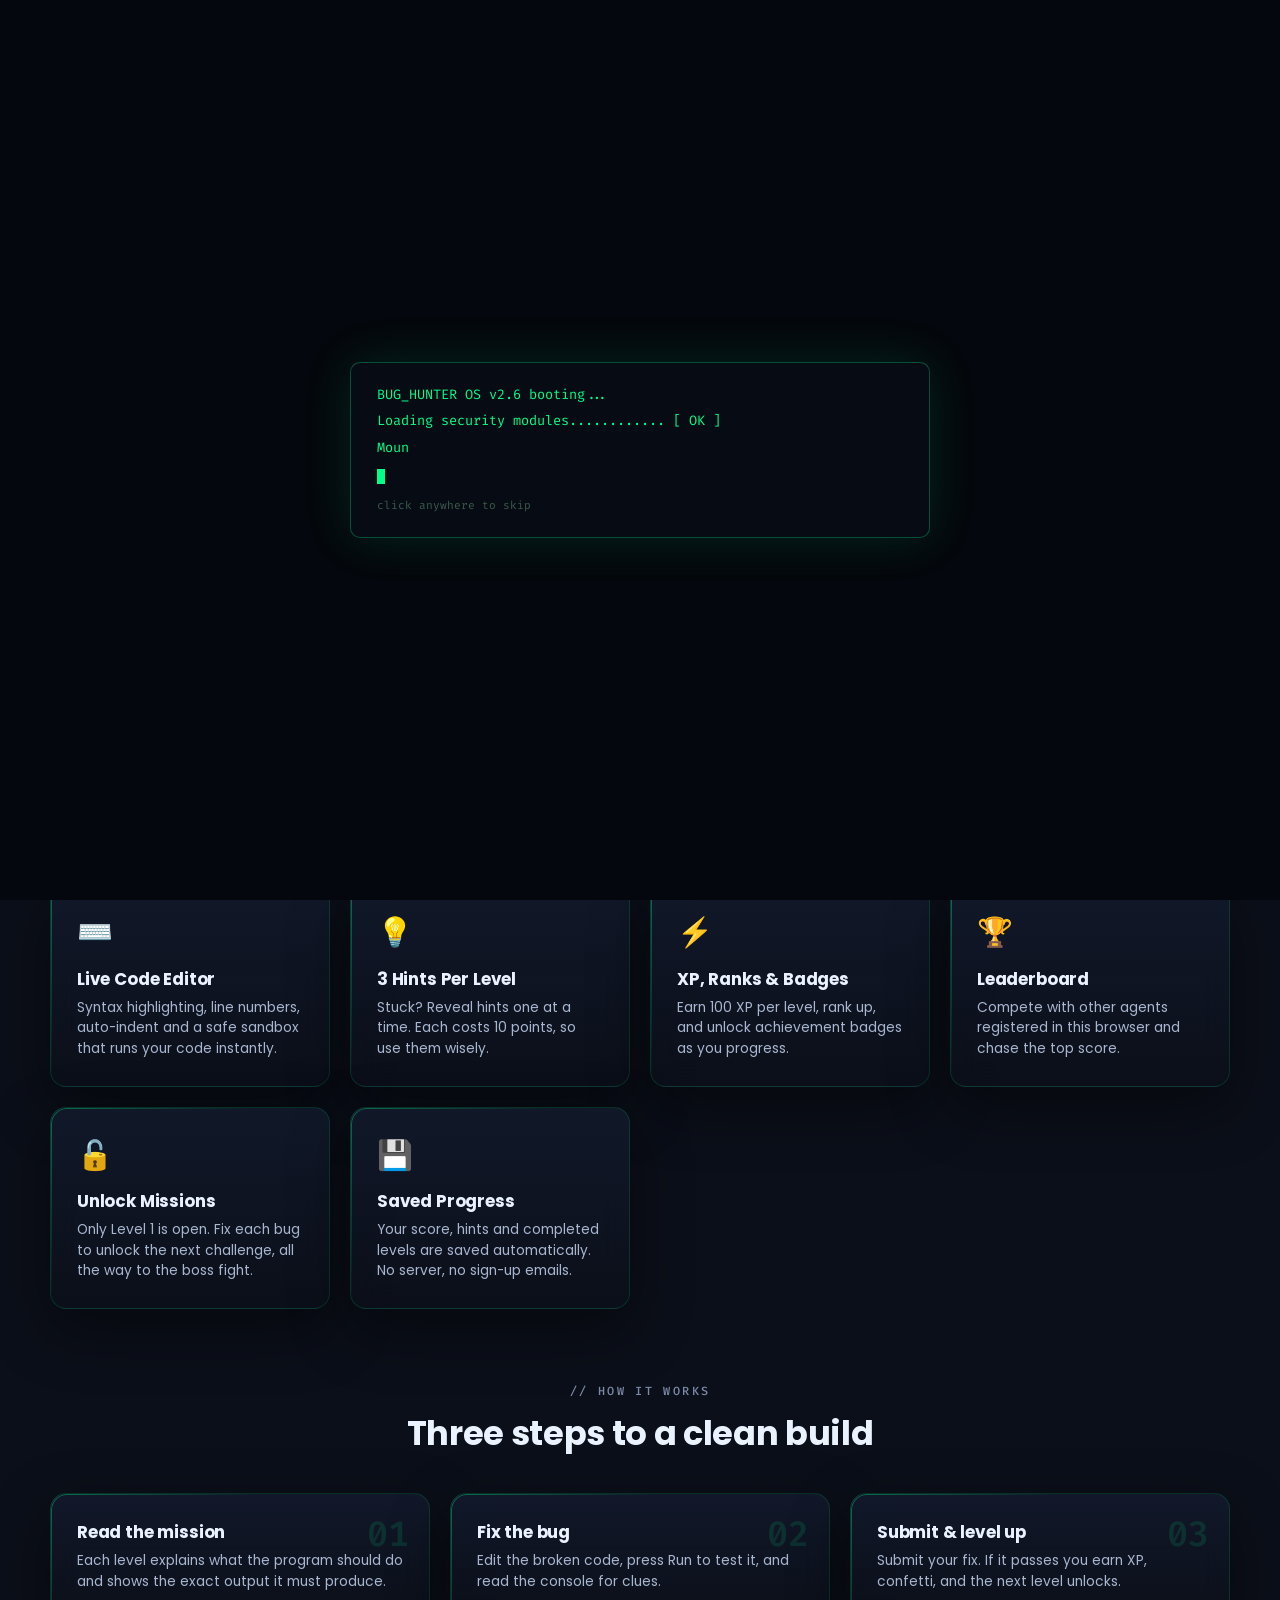
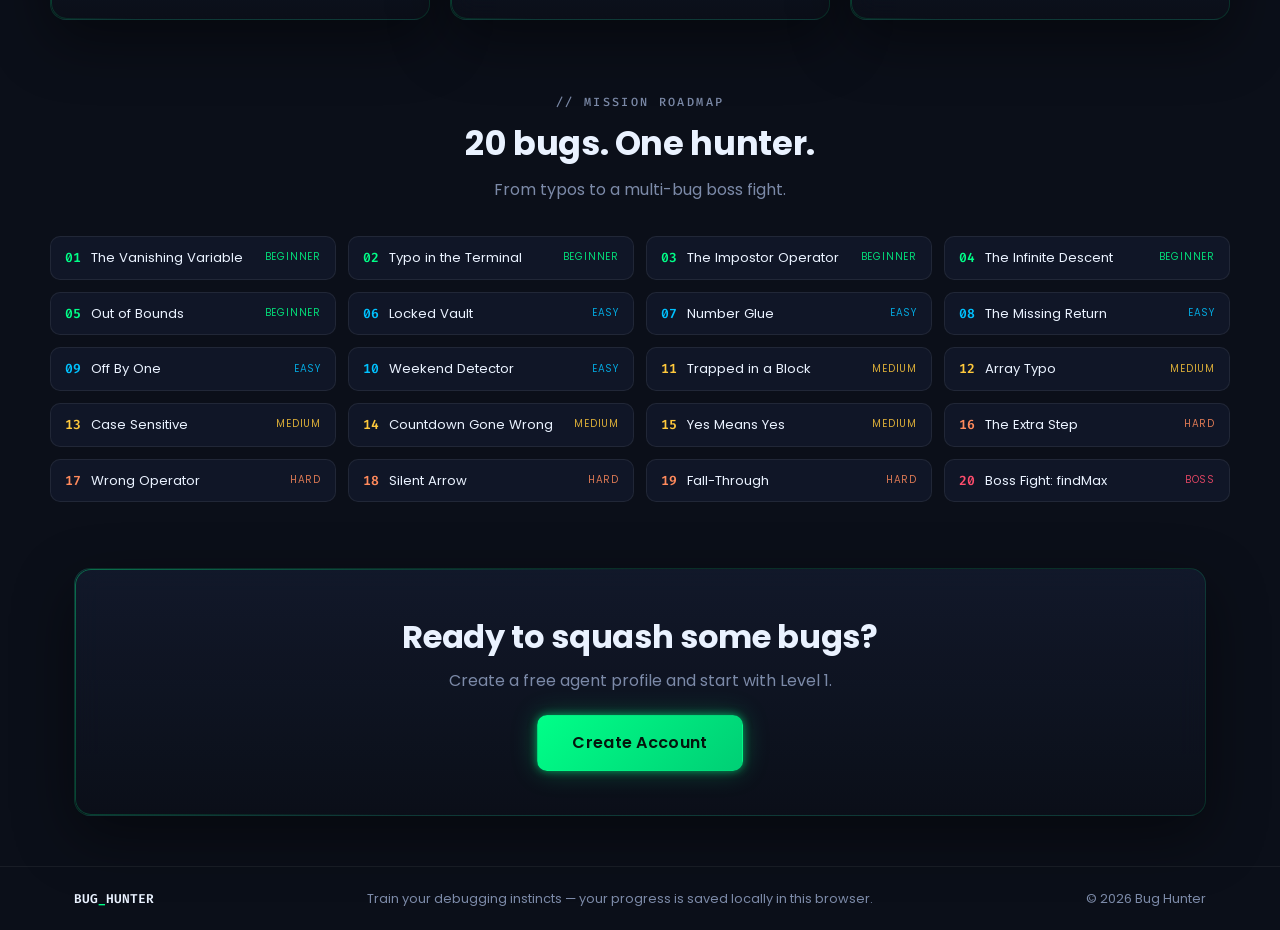
<file: index.html>
<!DOCTYPE html>
<html lang="en">
<head>
  <meta charset="UTF-8">
  <meta name="viewport" content="width=device-width, initial-scale=1.0">
  <meta name="description" content="Bug Hunter - a hacker-themed JavaScript debugging game with 20 levels.">
  <title>Bug Hunter — Become the Ultimate Bug Hunter</title>
  <link rel="stylesheet" href="style.css">
</head>
<body>

  <!-- Terminal-style loading screen (shown once per browser session, click to skip) -->
  <div id="bootScreen">
    <div class="boot-box">
      <div id="bootLines"></div>
      <span class="boot-cursor"></span>
      <div class="boot-skip">click anywhere to skip</div>
    </div>
  </div>

  <div class="app-shell">
    <div id="navbarMount"></div>

    <main>
      <!-- HERO -->
      <section class="container hero">
        <div class="fade-in">
          <p class="eyebrow">// cybersecurity-themed coding game</p>
          <h1>Become the Ultimate<br><span class="text-green" id="heroType">Bug Hunter</span></h1>
          <p class="lead">Every level hands you a broken JavaScript program. Read the clues, fix the bug, and climb from Script Kiddie to Master Hunter across 20 debugging missions.</p>
          <div class="hero-actions">
            <a href="register.html" class="btn btn-primary btn-lg" id="ctaPrimary">Start Hunting</a>
            <a href="login.html" class="btn btn-secondary btn-lg" id="ctaSecondary">Login</a>
          </div>
          <div class="hero-stats">
            <div><strong>20</strong><span>Levels</span></div>
            <div><strong>5</strong><span>Badges</span></div>
            <div><strong>100%</strong><span>Offline</span></div>
          </div>
        </div>

        <div class="glass terminal fade-in" aria-hidden="true">
          <div class="terminal-bar"><span class="dot red"></span><span class="dot yellow"></span><span class="dot green"></span><span style="margin-left:8px;">level_01.js</span></div>
          <div class="terminal-body">
<div class="term-line" style="--i:0"><span class="tok-kw">let</span> name = <span class="tok-str">"John"</span></div>
<div class="term-line" style="--i:1"><span class="tok-obj">console</span>.<span class="tok-fn">log</span>(names)</div>
<div class="term-line term-err" style="--i:2">✖ ReferenceError: names is not defined</div>
<div class="term-line term-dim" style="--i:3">// found it. one wrong letter...</div>
<div class="term-line" style="--i:4"><span class="tok-obj">console</span>.<span class="tok-fn">log</span>(name)</div>
<div class="term-line term-ok" style="--i:5">&gt; John</div>
<div class="term-line term-ok" style="--i:6">✔ Mission Complete! +100 XP</div>
          </div>
        </div>
      </section>

      <!-- FEATURES -->
      <section class="container section">
        <div class="section-head">
          <p class="eyebrow">// features</p>
          <h2>Built like a real coding platform</h2>
          <p>Everything you need to practise debugging, right in your browser.</p>
        </div>
        <div class="feature-grid">
          <div class="glass feature-card"><div class="feature-icon">⌨️</div><h3>Live Code Editor</h3><p>Syntax highlighting, line numbers, auto-indent and a safe sandbox that runs your code instantly.</p></div>
          <div class="glass feature-card"><div class="feature-icon">💡</div><h3>3 Hints Per Level</h3><p>Stuck? Reveal hints one at a time. Each costs 10 points, so use them wisely.</p></div>
          <div class="glass feature-card"><div class="feature-icon">⚡</div><h3>XP, Ranks &amp; Badges</h3><p>Earn 100 XP per level, rank up, and unlock achievement badges as you progress.</p></div>
          <div class="glass feature-card"><div class="feature-icon">🏆</div><h3>Leaderboard</h3><p>Compete with other agents registered in this browser and chase the top score.</p></div>
          <div class="glass feature-card"><div class="feature-icon">🔓</div><h3>Unlock Missions</h3><p>Only Level 1 is open. Fix each bug to unlock the next challenge, all the way to the boss fight.</p></div>
          <div class="glass feature-card"><div class="feature-icon">💾</div><h3>Saved Progress</h3><p>Your score, hints and completed levels are saved automatically. No server, no sign-up emails.</p></div>
        </div>
      </section>

      <!-- HOW IT WORKS -->
      <section class="container section">
        <div class="section-head">
          <p class="eyebrow">// how it works</p>
          <h2>Three steps to a clean build</h2>
        </div>
        <div class="steps">
          <div class="glass step"><h3>Read the mission</h3><p>Each level explains what the program should do and shows the exact output it must produce.</p></div>
          <div class="glass step"><h3>Fix the bug</h3><p>Edit the broken code, press Run to test it, and read the console for clues.</p></div>
          <div class="glass step"><h3>Submit &amp; level up</h3><p>Submit your fix. If it passes you earn XP, confetti, and the next level unlocks.</p></div>
        </div>
      </section>

      <!-- ROADMAP -->
      <section class="container section">
        <div class="section-head">
          <p class="eyebrow">// mission roadmap</p>
          <h2>20 bugs. One hunter.</h2>
          <p>From typos to a multi-bug boss fight.</p>
        </div>
        <div class="roadmap" id="roadmap"></div>
      </section>

      <section class="container">
        <div class="glass cta-band">
          <h2>Ready to squash some bugs?</h2>
          <p>Create a free agent profile and start with Level 1.</p>
          <a href="register.html" class="btn btn-primary btn-lg">Create Account</a>
        </div>
      </section>
    </main>

    <div id="footerMount"></div>
  </div>

  <script src="storage.js"></script>
  <script src="levels.js"></script>
  <script src="script.js"></script>
  <script src="auth.js"></script>
  <script>initLanding();</script>
</body>
</html>
</file>
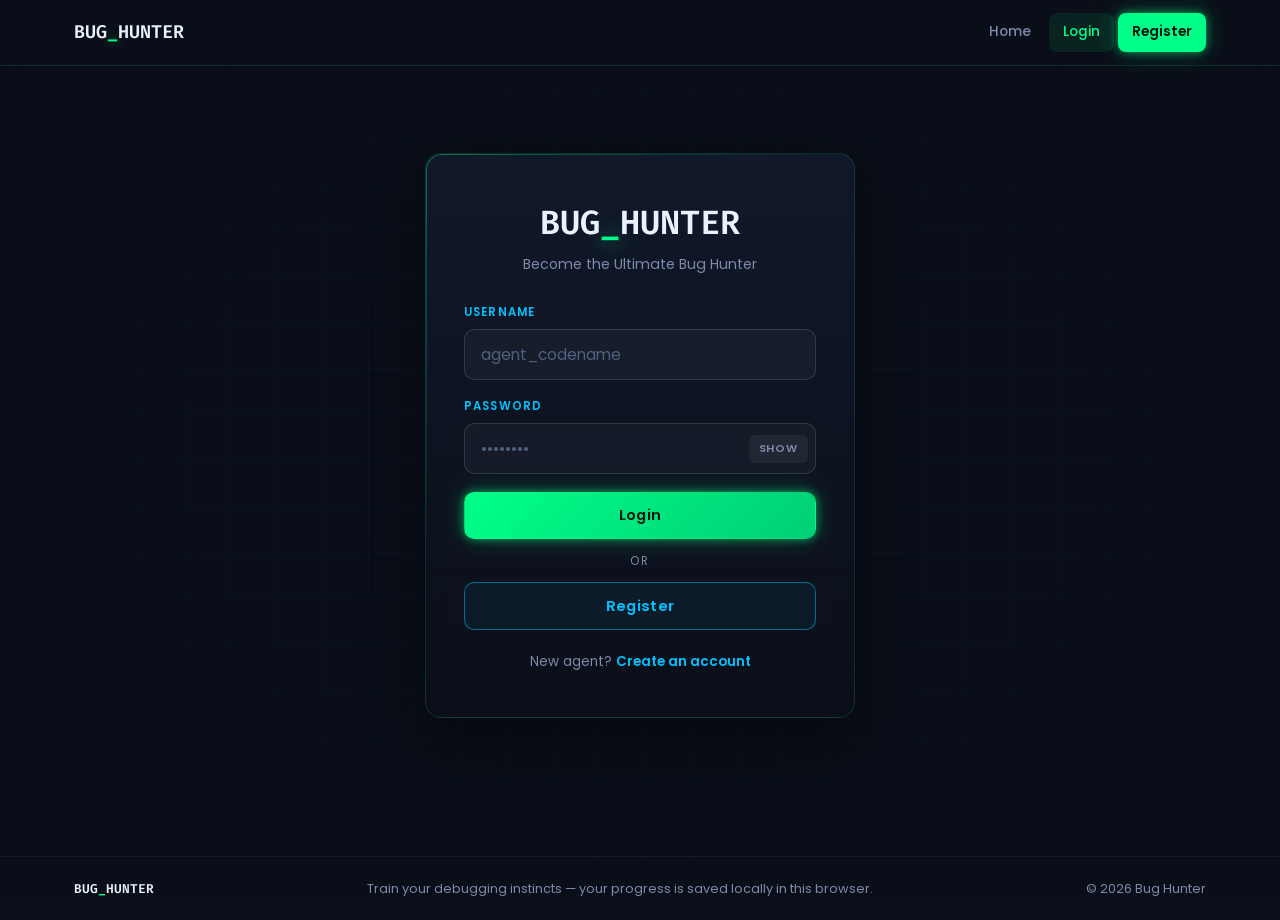
<file: dashboard.html>
<!DOCTYPE html>
<html lang="en">
<head>
  <meta charset="UTF-8">
  <meta name="viewport" content="width=device-width, initial-scale=1.0">
  <title>Bug Hunter — Dashboard</title>
  <link rel="stylesheet" href="style.css">
</head>
<body>
  <div class="app-shell">
    <div id="navbarMount"></div>

    <main class="container">
      <section class="dash-hero fade-in">
        <p class="eyebrow">// mission control</p>
        <div class="dash-hero-row">
          <div>
            <h1>Welcome,<br><span class="text-green" id="welcomeName">agent</span></h1>
            <p class="text-muted">Track your progress, check your stats and jump back into a mission.</p>
          </div>
          <a href="game.html?level=1" class="btn btn-primary btn-lg" id="continueBtn">Start Level 1 →</a>
        </div>
      </section>

      <section class="stat-grid fade-in">
        <div class="glass stat-card">
          <div class="stat-icon">📊</div>
          <div class="stat-value" id="statProgress">0%</div>
          <div class="stat-label">Progress</div>
          <div class="progress-track"><div class="progress-fill" id="progressFill"></div></div>
        </div>
        <div class="glass stat-card">
          <div class="stat-icon">✅</div>
          <div class="stat-value" id="statLevels">0 / 20</div>
          <div class="stat-label">Levels Completed</div>
        </div>
        <div class="glass stat-card">
          <div class="stat-icon">💡</div>
          <div class="stat-value" id="statHints">0</div>
          <div class="stat-label">Hints Used</div>
        </div>
        <div class="glass stat-card">
          <div class="stat-icon">⚡</div>
          <div class="stat-value" id="statScore">0</div>
          <div class="stat-label">Total Score</div>
        </div>
      </section>

      <section class="glass rank-card fade-in">
        <div class="rank-top">
          <div class="rank-name" id="rankName">Script Kiddie</div>
          <div class="rank-meta" id="xpText">0 / 2000 XP</div>
        </div>
        <div class="progress-track"><div class="progress-fill" id="xpFill"></div></div>
        <div class="rank-foot"><span>XP bar</span><span id="rankNext"></span></div>
      </section>

      <div class="section-title" id="levels"><h2>🎮 Levels</h2></div>
      <div class="level-grid" id="levelGrid"></div>

      <div class="section-title"><h2>🏅 Achievements</h2></div>
      <div class="badge-grid" id="badgeGrid"></div>
    </main>

    <div id="footerMount"></div>
  </div>

  <script src="storage.js"></script>
  <script src="levels.js"></script>
  <script src="script.js"></script>
  <script src="auth.js"></script>
  <script>initDashboard();</script>
</body>
</html>
</file>
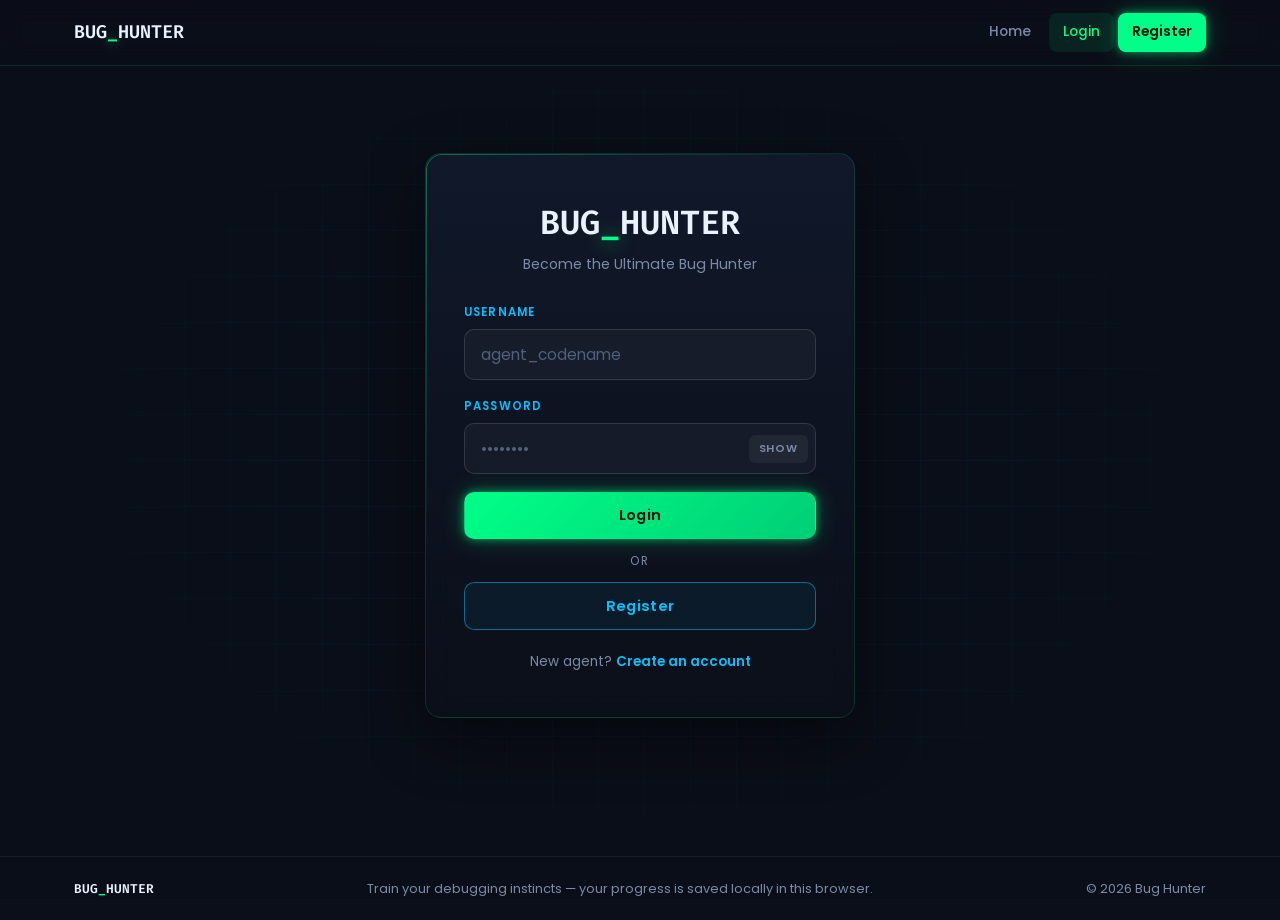
<file: game.html>
<!DOCTYPE html>
<html lang="en">
<head>
  <meta charset="UTF-8">
  <meta name="viewport" content="width=device-width, initial-scale=1.0">
  <title>Bug Hunter — Mission</title>
  <link rel="stylesheet" href="style.css">
</head>
<body>
  <div class="app-shell">
    <div id="navbarMount"></div>

    <main class="container game-wrap">
      <div class="game-top fade-in">
        <div class="game-top-left">
          <a href="dashboard.html#levels" class="btn btn-ghost btn-sm">← All Levels</a>
          <span class="lv-pill" id="lvPill">LEVEL 01 / 20</span>
        </div>
        <div class="score-pill" id="scorePill">SCORE: 0 XP</div>
      </div>

      <div class="game-grid fade-in">

        <!-- LEFT: problem + hints -->
        <div>
          <section class="glass panel">
            <p class="eyebrow" id="lvTopic">Topic</p>
            <h2 class="level-title" id="lvTitle">Level title</h2>
            <span class="diff diff-beginner" id="lvDiff">Beginner</span>

            <h3 style="margin-top:20px;">📋 Problem Description</h3>
            <p class="level-desc" id="lvDesc"></p>

            <div class="label">Expected output</div>
            <div class="expected-box" id="expectedBox"></div>
          </section>

          <section class="glass panel">
            <h3>💡 Hints</h3>
            <div class="hint-list" id="hintList"></div>
            <button class="btn btn-secondary btn-sm" id="btnHint" type="button">Hint</button>
          </section>
        </div>

        <!-- RIGHT: editor + console -->
        <div>
          <div class="editor-shell">
            <div class="editor-titlebar">
              <span class="dot red"></span><span class="dot yellow"></span><span class="dot green"></span>
              <span class="file" id="fileName">level_01.js</span>
              <span class="shortcut">Ctrl + Enter = Run</span>
            </div>
            <div class="editor-body">
              <pre class="gutter" id="gutter" aria-hidden="true">1</pre>
              <div class="editor-inner">
                <pre class="code-layer" id="codeHighlight" aria-hidden="true"></pre>
                <textarea class="code-input" id="codeInput" spellcheck="false" autocapitalize="off" autocomplete="off" autocorrect="off" wrap="off" aria-label="Code editor"></textarea>
              </div>
            </div>
            <div class="editor-actions">
              <button class="btn btn-secondary btn-sm" id="btnRun" type="button">▶ Run Code</button>
              <button class="btn btn-primary btn-sm" id="btnSubmit" type="button">✔ Submit</button>
              <button class="btn btn-ghost btn-sm" id="btnReset" type="button">↺ Reset Code</button>
              <button class="btn btn-ghost btn-sm push" id="btnNext" type="button" disabled>Next Level →</button>
            </div>
          </div>

          <div class="status-msg" id="statusMsg" role="status"></div>

          <section class="glass panel" style="margin-top:20px;">
            <div class="console-head">
              <h3>🖥️ Console Output</h3>
              <button class="btn btn-ghost btn-sm" id="btnClearConsole" type="button">Clear</button>
            </div>
            <div class="console-out" id="consoleOut"></div>
          </section>
        </div>

      </div>
    </main>

    <div id="footerMount"></div>
  </div>

  <script src="storage.js"></script>
  <script src="levels.js"></script>
  <script src="script.js"></script>
  <script src="auth.js"></script>
  <script src="game.js"></script>
  <script>initGame();</script>
</body>
</html>
</file>
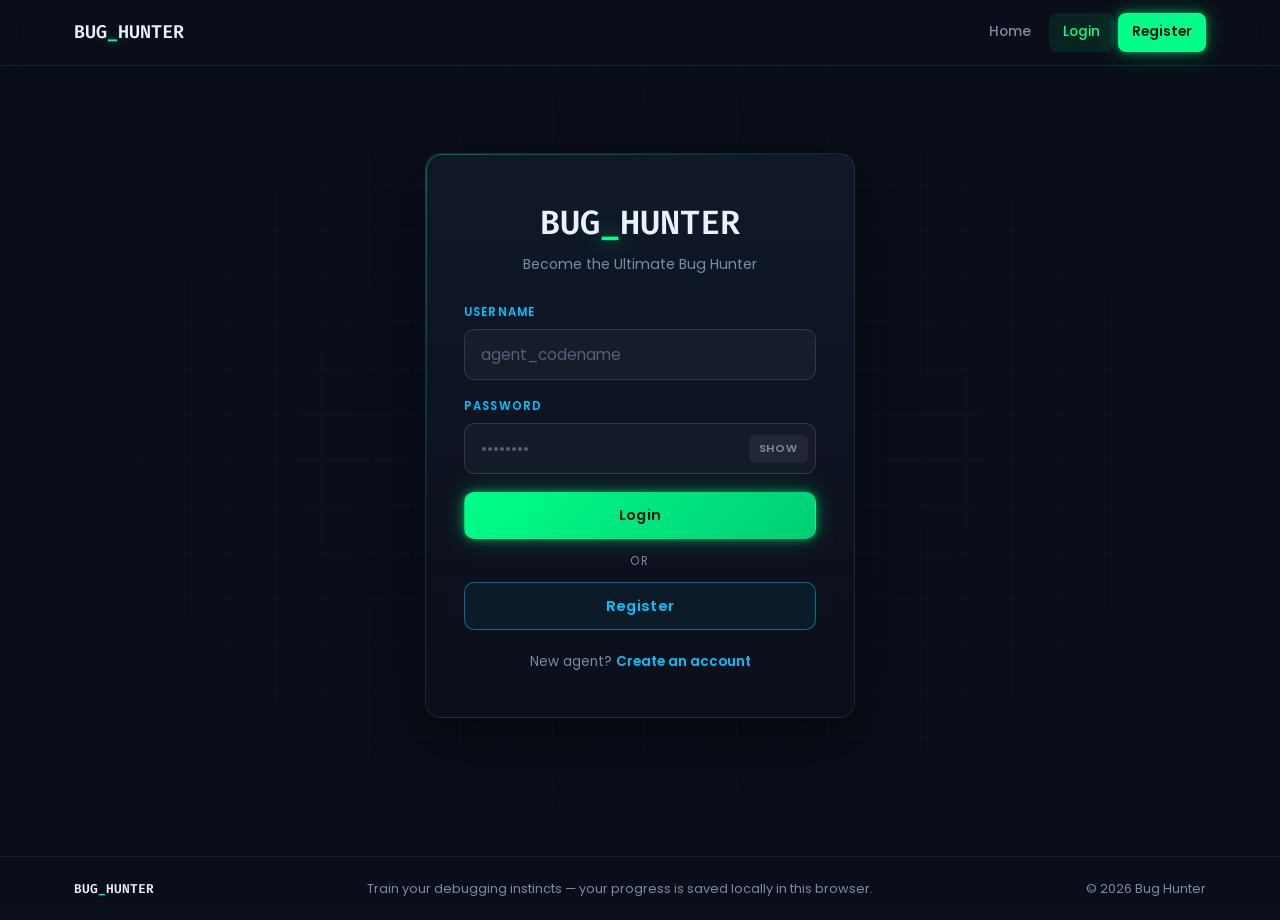
<file: login.html>
<!DOCTYPE html>
<html lang="en">
<head>
  <meta charset="UTF-8">
  <meta name="viewport" content="width=device-width, initial-scale=1.0">
  <title>Bug Hunter — Login</title>
  <link rel="stylesheet" href="style.css">
</head>
<body>
  <div class="app-shell">
    <div id="navbarMount"></div>

    <main class="auth-screen">
      <div class="glass auth-card">
        <div class="logo-mark">BUG<span>_</span>HUNTER</div>
        <div class="logo-sub">Become the Ultimate Bug Hunter</div>

        <div class="auth-error" id="loginError" role="alert"></div>

        <form id="loginForm" autocomplete="off" novalidate>
          <div class="field">
            <label for="loginUsername">Username</label>
            <input type="text" id="loginUsername" placeholder="agent_codename" maxlength="32" autocomplete="username">
          </div>
          <div class="field">
            <label for="loginPassword">Password</label>
            <div class="pw-wrap">
              <input type="password" id="loginPassword" placeholder="••••••••" autocomplete="current-password">
              <button type="button" class="pw-toggle" data-target="loginPassword">SHOW</button>
            </div>
          </div>
          <button type="submit" class="btn btn-primary btn-block" id="loginSubmit">Login</button>
        </form>

        <div class="auth-or">or</div>
        <a href="register.html" class="btn btn-secondary btn-block" style="margin-top:10px;">Register</a>

        <div class="auth-links">New agent? <a href="register.html">Create an account</a></div>
      </div>
    </main>

    <div id="footerMount"></div>
  </div>

  <script src="storage.js"></script>
  <script src="levels.js"></script>
  <script src="script.js"></script>
  <script src="auth.js"></script>
  <script>
    if(requireGuest()){
      initBackground();
      buildNavbar({ active: 'login' });
      buildFooter();
      initPasswordToggles();
      initLoginForm();
    }
  </script>
</body>
</html>
</file>
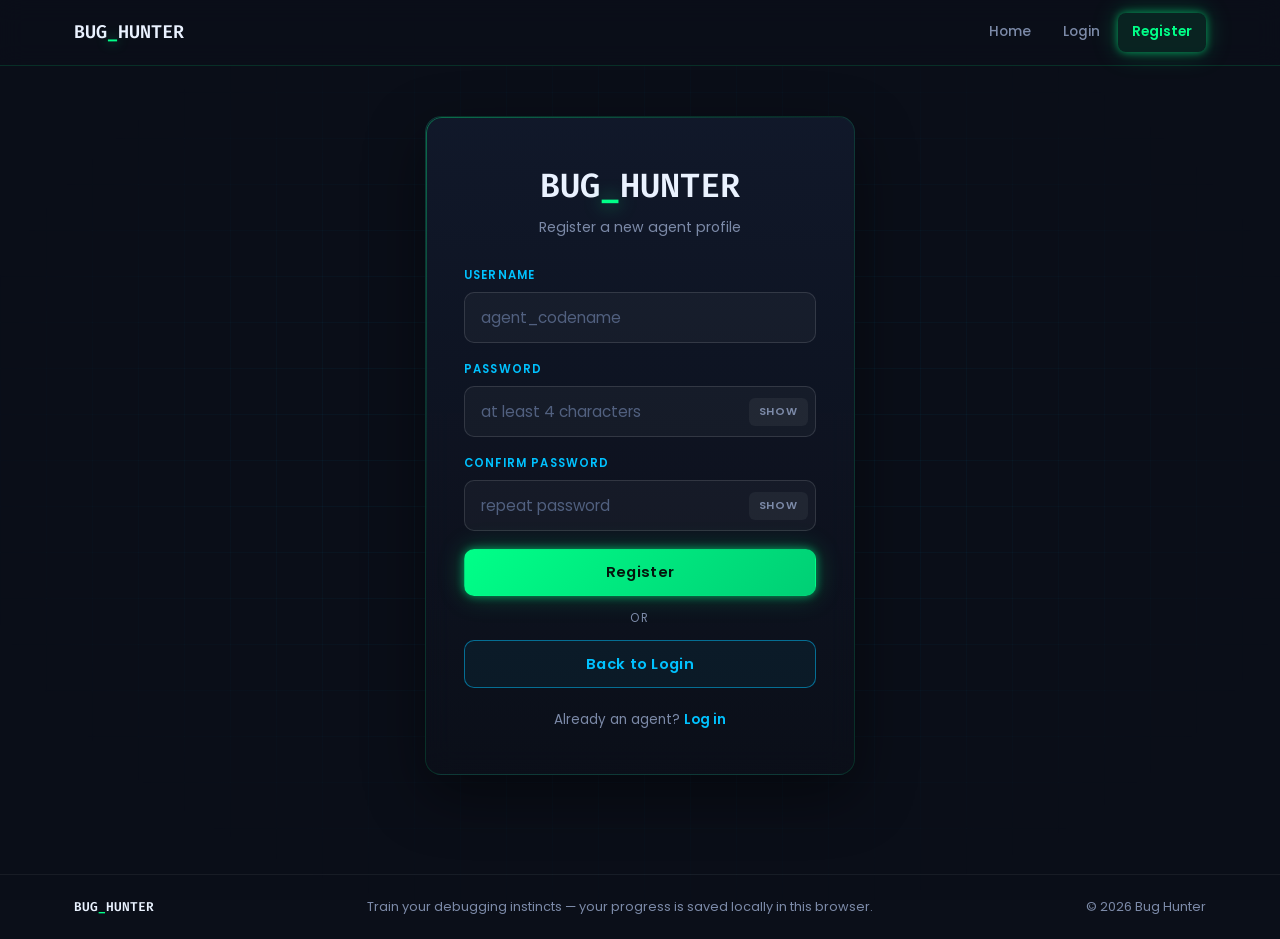
<file: register.html>
<!DOCTYPE html>
<html lang="en">
<head>
  <meta charset="UTF-8">
  <meta name="viewport" content="width=device-width, initial-scale=1.0">
  <title>Bug Hunter — Register</title>
  <link rel="stylesheet" href="style.css">
</head>
<body>
  <div class="app-shell">
    <div id="navbarMount"></div>

    <main class="auth-screen">
      <div class="glass auth-card">
        <div class="logo-mark">BUG<span>_</span>HUNTER</div>
        <div class="logo-sub">Register a new agent profile</div>

        <div class="auth-error" id="registerError" role="alert"></div>
        <div class="auth-success" id="registerSuccess" role="status"></div>

        <form id="registerForm" autocomplete="off" novalidate>
          <div class="field">
            <label for="regUsername">Username</label>
            <input type="text" id="regUsername" placeholder="agent_codename" maxlength="16" autocomplete="username">
          </div>
          <div class="field">
            <label for="regPassword">Password</label>
            <div class="pw-wrap">
              <input type="password" id="regPassword" placeholder="at least 4 characters" autocomplete="new-password">
              <button type="button" class="pw-toggle" data-target="regPassword">SHOW</button>
            </div>
          </div>
          <div class="field">
            <label for="regConfirm">Confirm Password</label>
            <div class="pw-wrap">
              <input type="password" id="regConfirm" placeholder="repeat password" autocomplete="new-password">
              <button type="button" class="pw-toggle" data-target="regConfirm">SHOW</button>
            </div>
          </div>
          <button type="submit" class="btn btn-primary btn-block" id="registerSubmit">Register</button>
        </form>

        <div class="auth-or">or</div>
        <a href="login.html" class="btn btn-secondary btn-block" style="margin-top:10px;">Back to Login</a>

        <div class="auth-links">Already an agent? <a href="login.html">Log in</a></div>
      </div>
    </main>

    <div id="footerMount"></div>
  </div>

  <script src="storage.js"></script>
  <script src="levels.js"></script>
  <script src="script.js"></script>
  <script src="auth.js"></script>
  <script>
    if(requireGuest()){
      initBackground();
      buildNavbar({ active: 'register' });
      buildFooter();
      initPasswordToggles();
      initRegisterForm();
    }
  </script>
</body>
</html>
</file>
<file: style.css>
/* =========================================================
   BUG HUNTER — style.css
   Futuristic hacker / cybersecurity theme.
   Sections: 1 base · 2 background · 3 components · 4 navbar/footer
             5 landing · 6 auth · 7 dashboard · 8 game · 9 modals
             10 toasts · 11 responsive
   ========================================================= */

@import url('https://fonts.googleapis.com/css2?family=Poppins:wght@300;400;500;600;700;800&family=Fira+Code:wght@400;500;600&display=swap');

/* ---------------- 1. BASE ---------------- */
:root{
  --bg:          #0B0F19;
  --bg-soft:     #0E1424;
  --card:        #131B2E;
  --green:       #00FF88;
  --blue:        #00C2FF;
  --white:       #EAF2FF;
  --muted:       #7C8AA8;
  --danger:      #FF4D6D;
  --warn:        #FFC93C;
  --line:        rgba(0,255,136,.14);
  --font-ui:     'Poppins', 'Segoe UI', Roboto, Arial, sans-serif;
  --font-code:   'Fira Code', 'Cascadia Code', Consolas, 'Courier New', monospace;
  --radius:      16px;
  --glow-green:  0 0 8px rgba(0,255,136,.55), 0 0 26px rgba(0,255,136,.25);
  --glow-blue:   0 0 8px rgba(0,194,255,.55), 0 0 26px rgba(0,194,255,.25);
  --ease:        cubic-bezier(.16,.84,.44,1);
}

*, *::before, *::after{ box-sizing:border-box; }

html{ scroll-behavior:smooth; }

body{
  margin:0;
  min-height:100vh;
  background:var(--bg);
  color:var(--white);
  font-family:var(--font-ui);
  line-height:1.5;
  overflow-x:hidden;
}

a{ color:var(--blue); }
h1, h2, h3, h4{ margin:0; font-weight:700; letter-spacing:-.01em; }
p{ margin:0; }
button{ font-family:inherit; }
::selection{ background:rgba(0,194,255,.3); }

::-webkit-scrollbar{ width:9px; height:9px; }
::-webkit-scrollbar-track{ background:var(--bg-soft); }
::-webkit-scrollbar-thumb{ background:linear-gradient(var(--green), var(--blue)); border-radius:10px; }

.container{ width:100%; max-width:1180px; margin:0 auto; padding:0 24px; }
.center{ text-align:center; }
.small{ font-size:.8rem; }
.text-muted{ color:var(--muted); }
.text-green{ color:var(--green); text-shadow:0 0 16px rgba(0,255,136,.55); }
.text-blue{ color:var(--blue); text-shadow:0 0 16px rgba(0,194,255,.5); }
.eyebrow{
  font-family:var(--font-code);
  font-size:.74rem; letter-spacing:.2em; text-transform:uppercase;
  color:var(--green); font-weight:500;
}

.app-shell{ position:relative; z-index:1; min-height:100vh; display:flex; flex-direction:column; }
.app-shell > main{ flex:1; }

/* ---------------- 2. BACKGROUND ---------------- */
body::before{               /* faint cyber grid */
  content:"";
  position:fixed; inset:0; z-index:0; pointer-events:none;
  background-image:
    linear-gradient(rgba(0,194,255,.045) 1px, transparent 1px),
    linear-gradient(90deg, rgba(0,194,255,.045) 1px, transparent 1px);
  background-size:46px 46px;
  mask-image:radial-gradient(ellipse at center, #000 30%, transparent 78%);
  -webkit-mask-image:radial-gradient(ellipse at center, #000 30%, transparent 78%);
}

#matrixCanvas{
  position:fixed; inset:0; z-index:0;
  width:100%; height:100%;
  opacity:.17; pointer-events:none;
}

.particles{ position:fixed; inset:0; z-index:0; pointer-events:none; overflow:hidden; }
.particle{
  position:absolute; bottom:-12px; border-radius:50%;
  background:var(--green); opacity:0; filter:blur(1px);
  animation:float-up linear infinite;
}
.particle.blue{ background:var(--blue); }
@keyframes float-up{
  0%{ transform:translate(0,0); opacity:0; }
  10%{ opacity:.55; }
  90%{ opacity:.35; }
  100%{ transform:translate(var(--drift,20px), -112vh); opacity:0; }
}

/* ---------------- 3. COMPONENTS ---------------- */
/* glassmorphism card */
.glass{
  position:relative;
  background:linear-gradient(180deg, rgba(19,27,46,.82), rgba(11,15,25,.78));
  border:1px solid var(--line);
  border-radius:var(--radius);
  backdrop-filter:blur(14px);
  -webkit-backdrop-filter:blur(14px);
  box-shadow:0 20px 60px rgba(0,0,0,.45);
}
.glass::before{
  content:"";
  position:absolute; inset:0; border-radius:inherit; padding:1px;
  background:linear-gradient(135deg, rgba(0,255,136,.38), rgba(0,194,255,0) 42%);
  -webkit-mask:linear-gradient(#000 0 0) content-box, linear-gradient(#000 0 0);
  -webkit-mask-composite:xor;
  mask-composite:exclude;
  pointer-events:none;
}

/* buttons */
.btn{
  display:inline-flex; align-items:center; justify-content:center; gap:8px;
  padding:12px 24px;
  font-family:var(--font-ui); font-size:.92rem; font-weight:600; letter-spacing:.02em;
  text-decoration:none;
  border-radius:10px; border:1px solid transparent;
  cursor:pointer; user-select:none;
  transition:transform .18s var(--ease), box-shadow .25s var(--ease), background .25s, border-color .25s, color .25s;
}
.btn:active{ transform:translateY(1px) scale(.98); }
.btn:disabled{ opacity:.38; cursor:not-allowed; box-shadow:none !important; transform:none !important; }
.btn-primary{ background:linear-gradient(135deg, var(--green), #00cf75); color:#04160D; box-shadow:var(--glow-green); }
.btn-primary:hover:not(:disabled){ transform:translateY(-2px); box-shadow:0 0 14px rgba(0,255,136,.85), 0 0 40px rgba(0,255,136,.4); }
.btn-secondary{ background:rgba(0,194,255,.06); color:var(--blue); border-color:rgba(0,194,255,.5); }
.btn-secondary:hover:not(:disabled){ transform:translateY(-2px); box-shadow:var(--glow-blue); border-color:var(--blue); }
.btn-ghost{ background:rgba(255,255,255,.03); color:var(--muted); border-color:rgba(255,255,255,.1); }
.btn-ghost:hover:not(:disabled){ color:var(--white); border-color:rgba(255,255,255,.28); transform:translateY(-2px); }
.btn-danger{ background:rgba(255,77,109,.1); color:var(--danger); border-color:rgba(255,77,109,.45); }
.btn-danger:hover:not(:disabled){ box-shadow:0 0 16px rgba(255,77,109,.5); }
.btn-block{ width:100%; }
.btn-sm{ padding:9px 16px; font-size:.82rem; }
.btn-lg{ padding:15px 34px; font-size:1rem; }

/* form fields */
.field{ margin-bottom:18px; text-align:left; }
.field label{
  display:block; margin-bottom:8px;
  font-size:.72rem; font-weight:600; letter-spacing:.1em; text-transform:uppercase; color:var(--blue);
}
.field input{
  width:100%; padding:13px 16px;
  font-family:var(--font-ui); font-size:.95rem; color:var(--white);
  background:rgba(255,255,255,.035);
  border:1px solid rgba(255,255,255,.12); border-radius:10px;
  transition:border-color .2s, box-shadow .2s;
}
.field input::placeholder{ color:#51607f; }
.field input:focus{ outline:none; border-color:var(--green); box-shadow:0 0 0 3px rgba(0,255,136,.16); }
.pw-wrap{ position:relative; }
.pw-wrap input{ padding-right:68px; }
.pw-toggle{
  position:absolute; right:8px; top:50%; transform:translateY(-50%);
  padding:6px 10px; border:none; border-radius:6px; cursor:pointer;
  font-size:.68rem; font-weight:600; letter-spacing:.08em;
  color:var(--muted); background:rgba(255,255,255,.05);
}
.pw-toggle:hover{ color:var(--white); }

/* difficulty chips */
.diff{
  display:inline-block; padding:3px 10px; border-radius:20px;
  font-size:.66rem; font-weight:600; letter-spacing:.08em; text-transform:uppercase;
  border:1px solid currentColor;
}
.diff-beginner{ color:#00FF88; }
.diff-easy{ color:#00C2FF; }
.diff-medium{ color:#FFC93C; }
.diff-hard{ color:#FF8A5C; }
.diff-boss{ color:#FF4D6D; }

.avatar{
  display:inline-flex; align-items:center; justify-content:center;
  width:32px; height:32px; border-radius:50%;
  background:linear-gradient(135deg, var(--green), var(--blue));
  color:#04160D; font-weight:700; font-size:.78rem;
}
.avatar-lg{ width:68px; height:68px; font-size:1.5rem; margin-bottom:10px; }

.progress-track{ height:10px; border-radius:6px; background:rgba(255,255,255,.07); overflow:hidden; }
.progress-fill{
  height:100%; width:0%; border-radius:6px;
  background:linear-gradient(90deg, var(--green), var(--blue));
  box-shadow:var(--glow-green);
  transition:width 1.2s var(--ease);
}

.fade-in{ animation:fade-in .7s var(--ease) both; }
@keyframes fade-in{ from{ opacity:0; transform:translateY(14px); } to{ opacity:1; transform:none; } }

.typed{ border-right:2px solid var(--green); padding-right:3px; animation:caret 0.8s steps(1) infinite; }
@keyframes caret{ 50%{ border-color:transparent; } }

/* ---------------- 4. NAVBAR / FOOTER ---------------- */
.navbar{
  position:sticky; top:0; z-index:30;
  background:rgba(11,15,25,.78);
  backdrop-filter:blur(12px); -webkit-backdrop-filter:blur(12px);
  border-bottom:1px solid var(--line);
}
.nav-inner{ display:flex; align-items:center; justify-content:space-between; gap:16px; padding-top:13px; padding-bottom:13px; }
.nav-logo{
  font-family:var(--font-code); font-size:1.15rem; font-weight:600;
  color:var(--white); text-decoration:none; white-space:nowrap;
}
.nav-logo span{ color:var(--green); text-shadow:0 0 12px rgba(0,255,136,.7); }
.nav-links{ display:flex; align-items:center; gap:4px; margin:0 0 0 auto; padding:0; list-style:none; }
.nav-links a, .nav-links button{
  display:inline-block; padding:9px 14px;
  font-size:.86rem; font-weight:500; text-decoration:none;
  color:var(--muted); background:none; border:none; border-radius:8px; cursor:pointer;
  transition:color .2s, background .2s;
}
.nav-links a:hover, .nav-links button:hover{ color:var(--white); background:rgba(255,255,255,.06); }
.nav-links a.active{ color:var(--green); background:rgba(0,255,136,.09); }
.nav-links .nav-danger:hover{ color:var(--danger); background:rgba(255,77,109,.1); }
.nav-links .nav-cta{ color:#04160D; background:var(--green); font-weight:600; box-shadow:var(--glow-green); }
.nav-links .nav-cta:hover{ color:#04160D; background:#35ffa3; }
.nav-user{ display:flex; align-items:center; gap:10px; font-size:.84rem; color:var(--muted); padding-left:10px; border-left:1px solid rgba(255,255,255,.08); }
.nav-toggle{ display:none; background:none; border:none; color:var(--white); font-size:1.5rem; cursor:pointer; margin-left:auto; }

.site-footer{ position:relative; z-index:1; border-top:1px solid rgba(255,255,255,.06); padding:22px 0; margin-top:50px; color:var(--muted); font-size:.8rem; }
.site-footer .container{ display:flex; flex-wrap:wrap; align-items:center; justify-content:space-between; gap:10px; }
.footer-logo{ font-family:var(--font-code); color:var(--white); font-weight:600; }
.footer-logo span{ color:var(--green); }

/* ---------------- 5. LANDING ---------------- */
#bootScreen{
  position:fixed; inset:0; z-index:100;
  display:flex; align-items:center; justify-content:center; padding:20px;
  background:#04070D; cursor:pointer;
  transition:opacity .5s var(--ease), visibility .5s;
}
#bootScreen.hidden{ opacity:0; visibility:hidden; pointer-events:none; }
.boot-box{
  width:100%; max-width:580px; padding:22px 26px;
  font-family:var(--font-code); font-size:.85rem; color:var(--green);
  background:#070B14; border:1px solid rgba(0,255,136,.28); border-radius:10px;
  box-shadow:0 0 50px rgba(0,255,136,.12);
}
.boot-line{ min-height:1.4em; margin-bottom:6px; white-space:pre-wrap; }
.boot-cursor{ display:inline-block; width:8px; height:15px; margin-top:4px; background:var(--green); animation:caret-bg 1s steps(1) infinite; vertical-align:middle; }
@keyframes caret-bg{ 50%{ opacity:0; } }
.boot-skip{ margin-top:14px; font-size:.7rem; color:#3c5a4b; }

.hero{ display:grid; grid-template-columns:1.1fr .9fr; align-items:center; gap:46px; padding-top:70px; padding-bottom:40px; }
.hero h1{ font-size:clamp(2.2rem, 5.2vw, 3.7rem); line-height:1.1; margin:14px 0 18px; font-weight:800; }
.hero .lead{ font-size:1.05rem; color:#B5C2DC; max-width:520px; margin-bottom:28px; }
.hero-actions{ display:flex; flex-wrap:wrap; gap:14px; }
.hero-stats{ display:flex; flex-wrap:wrap; gap:30px; margin-top:38px; }
.hero-stats strong{ display:block; font-family:var(--font-code); font-size:1.5rem; color:var(--green); }
.hero-stats span{ font-size:.75rem; color:var(--muted); text-transform:uppercase; letter-spacing:.08em; }

.terminal{ padding:0; overflow:hidden; animation:float-card 6s ease-in-out infinite; }
@keyframes float-card{ 0%,100%{ transform:translateY(0); } 50%{ transform:translateY(-10px); } }
.terminal-bar{ display:flex; align-items:center; gap:7px; padding:12px 16px; background:#0D1220; border-bottom:1px solid rgba(255,255,255,.06); font-family:var(--font-code); font-size:.74rem; color:var(--muted); }
.terminal-body{ padding:20px 22px; font-family:var(--font-code); font-size:.86rem; line-height:1.85; }
.term-line{ opacity:0; animation:fade-in .5s var(--ease) forwards; animation-delay:calc(var(--i) * .55s + .6s); white-space:pre; overflow-x:auto; }
.term-err{ color:var(--danger); }
.term-ok{ color:var(--green); }
.term-dim{ color:#5C6B8A; }

.dot{ width:10px; height:10px; border-radius:50%; display:inline-block; }
.dot.red{ background:#FF5F56; } .dot.yellow{ background:#FFBD2E; } .dot.green{ background:#27C93F; }

.section{ padding:56px 0 10px; }
.section-head{ text-align:center; margin-bottom:34px; }
.section-head h2{ font-size:clamp(1.5rem, 3vw, 2.1rem); margin-top:8px; }
.section-head p{ color:var(--muted); margin-top:8px; }

.feature-grid{ display:grid; grid-template-columns:repeat(auto-fit, minmax(260px, 1fr)); gap:20px; }
.feature-card{ padding:26px; transition:transform .25s var(--ease), box-shadow .3s; }
.feature-card:hover{ transform:translateY(-6px); box-shadow:0 18px 48px rgba(0,194,255,.12); }
.feature-icon{ font-size:1.8rem; margin-bottom:12px; }
.feature-card h3{ font-size:1.05rem; margin-bottom:6px; }
.feature-card p{ font-size:.86rem; color:#A8B6D0; }

.steps{ display:grid; grid-template-columns:repeat(auto-fit, minmax(240px, 1fr)); gap:20px; counter-reset:step; }
.step{ padding:26px; counter-increment:step; }
.step::after{
  content:"0" counter(step);
  position:absolute; top:14px; right:20px;
  font-family:var(--font-code); font-size:2.2rem; font-weight:600; color:rgba(0,255,136,.12);
}
.step h3{ font-size:1.05rem; margin-bottom:6px; }
.step p{ font-size:.86rem; color:#A8B6D0; }

.roadmap{ display:grid; grid-template-columns:repeat(auto-fill, minmax(230px, 1fr)); gap:12px; }
.road-chip{
  display:flex; align-items:center; gap:10px; padding:11px 14px;
  background:rgba(19,27,46,.7); border:1px solid rgba(255,255,255,.07); border-radius:10px;
  font-size:.82rem; transition:transform .2s var(--ease), border-color .2s;
}
.road-chip:hover{ transform:translateY(-3px); border-color:currentColor; }
.road-num{ font-family:var(--font-code); font-weight:600; }
.road-title{ flex:1; color:var(--white); }
.road-diff{ font-size:.62rem; text-transform:uppercase; letter-spacing:.08em; opacity:.85; }

.cta-band{ margin-top:56px; padding:44px 28px; text-align:center; }
.cta-band h2{ font-size:clamp(1.4rem, 3vw, 2rem); margin-bottom:8px; }
.cta-band p{ color:var(--muted); margin-bottom:22px; }

/* ---------------- 6. AUTH (login / register) ---------------- */
.auth-screen{ display:flex; align-items:center; justify-content:center; padding:50px 20px; min-height:calc(100vh - 160px); }
.auth-card{ width:100%; max-width:430px; padding:44px 38px; text-align:center; animation:card-rise .7s var(--ease) both; }
@keyframes card-rise{ from{ opacity:0; transform:translateY(26px) scale(.98); } to{ opacity:1; transform:none; } }
.logo-mark{ font-family:var(--font-code); font-size:2.1rem; font-weight:600; color:var(--white); margin-bottom:6px; }
.logo-mark span{ color:var(--green); text-shadow:0 0 18px rgba(0,255,136,.7); }
.logo-sub{ color:var(--muted); font-size:.88rem; margin-bottom:28px; }

.auth-error, .auth-success{
  display:none; margin-bottom:16px; padding:11px 14px; text-align:left;
  font-size:.85rem; border-radius:10px;
}
.auth-error{ color:var(--danger); background:rgba(255,77,109,.12); border:1px solid rgba(255,77,109,.45); }
.auth-success{ color:var(--green); background:rgba(0,255,136,.1); border:1px solid rgba(0,255,136,.4); }
.auth-error.show{ display:block; animation:shake .45s var(--ease); }
.auth-success.show{ display:block; animation:fade-in .4s var(--ease); }
@keyframes shake{
  0%,100%{ transform:translateX(0); }
  20%{ transform:translateX(-9px); } 40%{ transform:translateX(8px); }
  60%{ transform:translateX(-5px); } 80%{ transform:translateX(4px); }
}
.auth-links{ margin-top:22px; font-size:.84rem; color:var(--muted); }
.auth-links a{ font-weight:600; text-decoration:none; }
.auth-links a:hover{ text-decoration:underline; }
.auth-or{ margin:14px 0 2px; font-size:.72rem; color:var(--muted); text-transform:uppercase; letter-spacing:.14em; }

/* ---------------- 7. DASHBOARD ---------------- */
.dash-hero{ padding:40px 0 4px; }
.dash-hero h1{ font-size:clamp(1.6rem, 3.4vw, 2.3rem); margin-top:6px; }
.dash-hero p{ margin-top:6px; }
.dash-hero-row{ display:flex; flex-wrap:wrap; align-items:flex-end; justify-content:space-between; gap:18px; }

.stat-grid{ display:grid; grid-template-columns:repeat(4, 1fr); gap:18px; margin:26px 0 20px; }
.stat-card{ padding:22px; transition:transform .25s var(--ease), box-shadow .3s; }
.stat-card:hover{ transform:translateY(-5px); box-shadow:0 16px 42px rgba(0,255,136,.09); }
.stat-icon{ font-size:1.5rem; margin-bottom:8px; }
.stat-value{ font-family:var(--font-code); font-size:1.75rem; font-weight:700; }
.stat-label{ margin-top:2px; font-size:.74rem; color:var(--muted); text-transform:uppercase; letter-spacing:.09em; }
.stat-card .progress-track{ margin-top:12px; }

.rank-card{ padding:24px; }
.rank-top{ display:flex; flex-wrap:wrap; justify-content:space-between; align-items:center; gap:10px; margin-bottom:12px; }
.rank-name{ font-size:1.15rem; font-weight:700; }
.rank-meta{ font-family:var(--font-code); font-size:.8rem; color:var(--blue); }
.rank-foot{ display:flex; justify-content:space-between; margin-top:8px; font-size:.76rem; color:var(--muted); }

.section-title{ display:flex; align-items:center; gap:12px; margin:40px 0 18px; scroll-margin-top:84px; }
.section-title h2{ font-size:1.25rem; white-space:nowrap; }
.section-title::after{ content:""; flex:1; height:1px; background:linear-gradient(90deg, rgba(0,255,136,.35), transparent); }

.level-grid{ display:grid; grid-template-columns:repeat(auto-fill, minmax(240px, 1fr)); gap:18px; }
.level-card{
  display:block; padding:22px; text-decoration:none; color:var(--white);
  transition:transform .25s var(--ease), box-shadow .3s, border-color .3s;
}
.level-card:hover{ transform:translateY(-6px); box-shadow:0 18px 46px rgba(0,194,255,.14); }
.level-card.done{ border-color:rgba(0,255,136,.4); }
.level-card.current{ border-color:var(--blue); box-shadow:var(--glow-blue); }
.level-card.locked{ opacity:.45; cursor:not-allowed; }
.level-card.locked:hover{ transform:none; box-shadow:none; }
.lv-num{ font-family:var(--font-code); font-size:.74rem; color:var(--blue); letter-spacing:.1em; }
.level-card h3{ font-size:1.02rem; margin:8px 0 4px; }
.level-card p{ font-size:.8rem; color:var(--muted); margin-bottom:14px; min-height:2.4em; }
.lv-status{ position:absolute; top:16px; right:18px; font-size:1.05rem; }
.lv-status.done{ color:var(--green); text-shadow:0 0 10px rgba(0,255,136,.7); }
.lv-status.now{ color:var(--blue); animation:pulse 1.4s ease-in-out infinite; }
@keyframes pulse{ 50%{ opacity:.35; } }

.badge-grid{ display:grid; grid-template-columns:repeat(auto-fit, minmax(170px, 1fr)); gap:16px; }
.badge-card{ padding:20px 14px; text-align:center; opacity:.35; filter:grayscale(1); transition:all .4s var(--ease); }
.badge-card.unlocked{ opacity:1; filter:none; box-shadow:0 0 28px rgba(0,255,136,.14); }
.badge-icon{ font-size:2rem; margin-bottom:6px; }
.badge-name{ font-size:.84rem; font-weight:600; }
.badge-desc{ font-size:.7rem; color:var(--muted); margin-top:3px; }

/* ---------------- 8. GAME ---------------- */
.game-wrap{ padding-top:26px; }
.game-top{ display:flex; align-items:center; justify-content:space-between; flex-wrap:wrap; gap:12px; margin-bottom:20px; }
.game-top-left{ display:flex; align-items:center; gap:12px; flex-wrap:wrap; }
.lv-pill{ padding:5px 13px; border-radius:20px; background:var(--green); color:#04160D; font-family:var(--font-code); font-size:.76rem; font-weight:600; box-shadow:var(--glow-green); }
.score-pill{ font-family:var(--font-code); font-size:.9rem; font-weight:500; color:var(--blue); text-shadow:0 0 12px rgba(0,194,255,.5); }

.game-grid{ display:grid; grid-template-columns:minmax(0,.9fr) minmax(0,1.25fr); gap:22px; align-items:start; }
.panel{ padding:24px; }
.panel + .panel{ margin-top:20px; }
.panel h3{ font-size:.98rem; margin-bottom:12px; display:flex; align-items:center; gap:8px; }
.level-title{ font-size:1.35rem; margin:6px 0 10px; }
.level-desc{ color:#C6D1E8; font-size:.9rem; line-height:1.75; margin-bottom:18px; }
.label{ font-family:var(--font-code); font-size:.7rem; text-transform:uppercase; letter-spacing:.14em; color:var(--blue); margin-bottom:8px; }
.expected-box{
  padding:12px 14px; margin-bottom:6px; min-height:44px;
  font-family:var(--font-code); font-size:.84rem; color:var(--green);
  background:rgba(0,255,136,.06); border:1px dashed rgba(0,255,136,.35); border-radius:10px; white-space:pre-wrap;
}
.hint-list{ display:flex; flex-direction:column; gap:10px; margin:12px 0 14px; }
.hint-item{
  padding:10px 14px; font-size:.84rem; color:var(--warn);
  background:rgba(255,201,60,.08); border:1px solid rgba(255,201,60,.32); border-radius:10px;
  animation:hint-in .35s var(--ease);
}
@keyframes hint-in{ from{ opacity:0; transform:translateY(-8px); } to{ opacity:1; transform:none; } }
.hint-empty{ font-size:.8rem; color:var(--muted); margin:6px 0 14px; }

.editor-shell{ overflow:hidden; background:#0A0E18; border:1px solid rgba(255,255,255,.1); border-radius:12px; box-shadow:0 20px 50px rgba(0,0,0,.5); transition:box-shadow .3s; }
.editor-shell.shake{ animation:shake .45s var(--ease); box-shadow:0 0 0 2px rgba(255,77,109,.65), 0 20px 50px rgba(0,0,0,.5); }
.editor-titlebar{ display:flex; align-items:center; gap:8px; padding:10px 14px; background:#0D1220; border-bottom:1px solid rgba(255,255,255,.06); font-family:var(--font-code); font-size:.74rem; color:var(--muted); }
.editor-titlebar .file{ margin-left:8px; }
.editor-titlebar .shortcut{ margin-left:auto; color:#4a5878; }

.editor-body{ display:flex; height:340px; background:#0A0E18; }
.gutter{
  flex:0 0 auto; min-width:46px; height:100%; margin:0;
  padding:14px 10px 40px 10px; overflow:hidden;
  font:400 14px/1.65 var(--font-code); text-align:right; color:#3E4A66;
  background:#080B12; border-right:1px solid rgba(255,255,255,.05);
  user-select:none; white-space:pre;
}
.editor-inner{ position:relative; flex:1; min-width:0; height:100%; }
.code-layer, .code-input{
  position:absolute; inset:0; width:100%; height:100%; margin:0;
  padding:14px 16px 40px 16px; border:0;
  font:400 14px/1.65 var(--font-code);
  letter-spacing:0; tab-size:2; -moz-tab-size:2;
  white-space:pre; word-wrap:normal; overflow:auto;
}
.code-layer{ color:var(--white); pointer-events:none; overflow:hidden; background:transparent; z-index:1; }
.code-input{ z-index:2; resize:none; outline:none; background:transparent; color:transparent; -webkit-text-fill-color:transparent; caret-color:var(--green); }
.tok-kw{ color:#00C2FF; }
.tok-str{ color:#FFC93C; }
.tok-com{ color:#5C6B8A; font-style:italic; }
.tok-num{ color:#00FF88; }
.tok-fn{ color:#FF9F6B; }
.tok-obj{ color:#C792EA; }

.editor-actions{ display:flex; flex-wrap:wrap; gap:10px; padding:14px; background:#0D1220; border-top:1px solid rgba(255,255,255,.06); }
.editor-actions .push{ margin-left:auto; }

.status-msg{ display:none; margin-top:14px; padding:12px 16px; font-size:.86rem; border-radius:10px; }
.status-msg.show{ display:block; animation:fade-in .35s var(--ease); }
.status-msg.ok{ color:var(--green); background:rgba(0,255,136,.1); border:1px solid rgba(0,255,136,.4); }
.status-msg.fail{ color:#FF8DA1; background:rgba(255,77,109,.1); border:1px solid rgba(255,77,109,.4); }

.console-head{ display:flex; align-items:center; justify-content:space-between; margin-bottom:10px; }
.console-head h3{ margin:0; }
.console-out{
  min-height:96px; max-height:220px; overflow:auto; padding:14px 16px;
  font-family:var(--font-code); font-size:.84rem; line-height:1.6; color:#B7F7CF; white-space:pre-wrap; word-break:break-word;
  background:#05070C; border:1px solid rgba(255,255,255,.08); border-radius:10px;
}
.console-out .err{ color:var(--danger); }
.console-out .muted-line{ color:#4f5d7c; }

/* ---------------- 9. MODALS ---------------- */
.modal-overlay{
  position:fixed; inset:0; z-index:80;
  display:flex; align-items:center; justify-content:center; padding:20px;
  background:rgba(3,5,10,.8); backdrop-filter:blur(6px); -webkit-backdrop-filter:blur(6px);
  opacity:0; visibility:hidden;
  transition:opacity .3s var(--ease), visibility .3s;
}
.modal-overlay.show{ opacity:1; visibility:visible; }
.modal-box{
  position:relative; width:100%; max-width:460px; max-height:90vh; overflow:auto;
  padding:38px 32px; text-align:center;
  transform:scale(.88) translateY(14px); transition:transform .4s var(--ease);
}
.modal-wide{ max-width:520px; }
.modal-overlay.show .modal-box{ transform:none; }
.modal-close{ position:absolute; top:12px; right:16px; background:none; border:none; color:var(--muted); font-size:1.5rem; cursor:pointer; }
.modal-close:hover{ color:var(--white); }
.modal-icon{ font-size:3rem; line-height:1; margin-bottom:12px; }
.modal-box h2{ font-size:1.55rem; margin-bottom:6px; color:var(--green); text-shadow:0 0 18px rgba(0,255,136,.45); }
.modal-sub{ color:var(--blue); font-weight:500; margin-bottom:4px; }
.modal-stats{ display:flex; justify-content:center; gap:28px; margin:22px 0; flex-wrap:wrap; }
.m-val{ font-family:var(--font-code); font-size:1.4rem; font-weight:700; color:var(--green); }
.m-lbl{ font-size:.68rem; color:var(--muted); text-transform:uppercase; letter-spacing:.08em; }
.modal-actions{ display:flex; gap:12px; justify-content:center; flex-wrap:wrap; margin-top:20px; }
.explain{ text-align:left; padding:12px 14px; margin-bottom:10px; font-size:.82rem; color:#C6D1E8; background:rgba(0,194,255,.07); border:1px solid rgba(0,194,255,.3); border-radius:10px; }
.new-badges{ display:flex; flex-wrap:wrap; justify-content:center; gap:8px; margin-top:12px; }

#confettiCanvas{ position:fixed; inset:0; z-index:90; width:100%; height:100%; pointer-events:none; }

.trophy{ display:inline-block; font-size:4.6rem; animation:trophy-float 2.4s ease-in-out infinite; filter:drop-shadow(0 0 22px rgba(255,201,60,.6)); }
@keyframes trophy-float{ 0%,100%{ transform:translateY(0) rotate(-3deg); } 50%{ transform:translateY(-12px) rotate(3deg); } }

.profile-head{ margin-bottom:6px; }
.profile-head .avatar-lg{ margin:0 auto 10px; }
.profile-badges, .new-badges{ display:flex; flex-wrap:wrap; justify-content:center; gap:8px; }
.mini-badge{ padding:5px 12px; font-size:.74rem; border-radius:20px; color:var(--muted); background:rgba(255,255,255,.04); border:1px solid rgba(255,255,255,.1); opacity:.5; }
.mini-badge.on{ opacity:1; color:var(--green); background:rgba(0,255,136,.08); border-color:rgba(0,255,136,.4); }

.lb-list{ display:flex; flex-direction:column; gap:6px; max-height:52vh; overflow:auto; text-align:left; }
.lb-row{ display:flex; align-items:center; gap:10px; padding:11px 14px; font-size:.86rem; background:rgba(255,255,255,.03); border:1px solid transparent; border-radius:10px; }
.lb-row.me{ border-color:rgba(0,255,136,.45); background:rgba(0,255,136,.07); }
.lb-rank{ width:34px; font-family:var(--font-code); color:var(--blue); }
.lb-name{ flex:1; word-break:break-all; }
.lb-name em{ color:var(--green); font-style:normal; font-size:.74rem; }
.lb-levels{ font-size:.74rem; color:var(--muted); }
.lb-score{ min-width:70px; text-align:right; font-family:var(--font-code); font-weight:600; color:var(--green); }

/* ---------------- 10. TOASTS ---------------- */
.toast-wrap{ position:fixed; right:20px; bottom:20px; z-index:120; display:flex; flex-direction:column; gap:10px; }
.toast{
  padding:12px 18px; font-size:.86rem; color:var(--white);
  background:rgba(19,27,46,.95); border:1px solid var(--line); border-left:3px solid var(--blue);
  border-radius:10px; box-shadow:0 12px 34px rgba(0,0,0,.5);
  animation:toast-in .35s var(--ease);
}
.toast.error{ border-left-color:var(--danger); }
.toast.out{ opacity:0; transform:translateX(20px); transition:all .45s var(--ease); }
@keyframes toast-in{ from{ opacity:0; transform:translateX(30px); } to{ opacity:1; transform:none; } }

/* ---------------- 11. RESPONSIVE ---------------- */
@media (max-width:980px){
  .hero{ grid-template-columns:1fr; padding-top:46px; gap:34px; }
  .game-grid{ grid-template-columns:minmax(0,1fr); }
}
@media (max-width:800px){
  .stat-grid{ grid-template-columns:repeat(2, 1fr); }
  .nav-toggle{ display:block; }
  .nav-user{ display:none; }
  .nav-links{
    display:none; position:fixed; top:56px; left:0; right:0;
    flex-direction:column; align-items:stretch; gap:2px; margin:0; padding:12px 16px;
    background:rgba(11,15,25,.97); border-bottom:1px solid var(--line);
  }
  .nav-links.open{ display:flex; }
  .nav-links a, .nav-links button{ width:100%; text-align:left; padding:12px 14px; }
}
@media (max-width:520px){
  .container{ padding:0 16px; }
  .auth-card{ padding:34px 22px; }
  .panel{ padding:18px; }
  .editor-body{ height:300px; }
  .editor-titlebar .shortcut{ display:none; }
  .editor-actions .btn{ flex:1 1 auto; }
  .editor-actions .push{ margin-left:0; }
  .modal-box{ padding:30px 20px; }
  .modal-stats{ gap:18px; }
  .hero-stats{ gap:20px; }
  .stat-value{ font-size:1.4rem; }
  .site-footer .container{ justify-content:center; text-align:center; }
}
@media (prefers-reduced-motion: reduce){
  *, *::before, *::after{ animation-duration:.01ms !important; animation-iteration-count:1 !important; transition-duration:.01ms !important; }
  html{ scroll-behavior:auto; }
}
</file>
